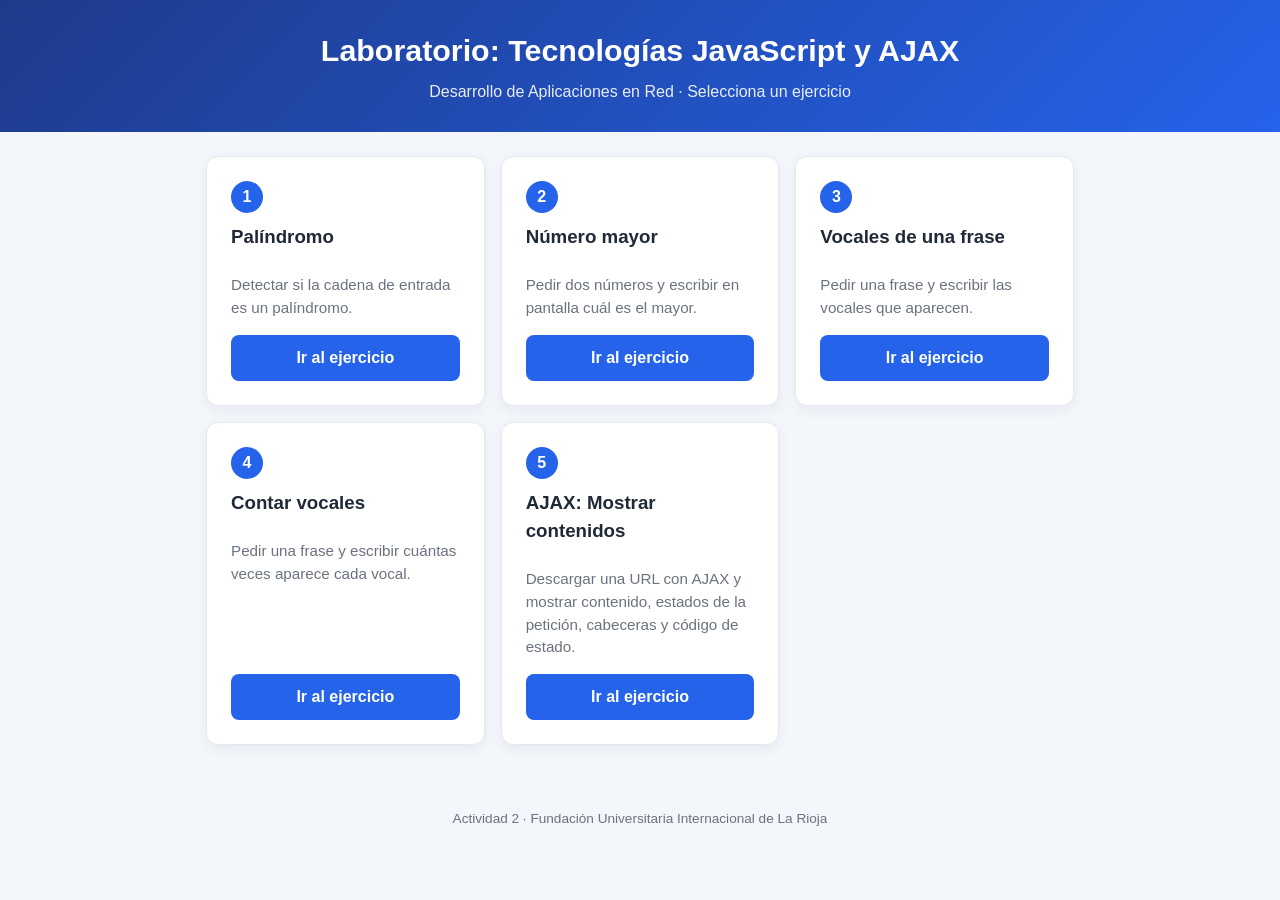
<file: index.html>
<!DOCTYPE html>
<html lang="es">
<head>
  <meta charset="UTF-8">
  <meta name="viewport" content="width=device-width, initial-scale=1.0">
  <title>Actividad 2 · Tecnologías JavaScript y AJAX</title>
  <link rel="stylesheet" href="css/estilos.css">
</head>
<body>
  <header class="cabecera">
    <h1>Laboratorio: Tecnologías JavaScript y AJAX</h1>
    <p>Desarrollo de Aplicaciones en Red · Selecciona un ejercicio</p>
  </header>

  <main>
    <section class="menu">
      <article class="tarjeta">
        <span class="numero">1</span>
        <h3>Palíndromo</h3>
        <p>Detectar si la cadena de entrada es un palíndromo.</p>
        <a class="boton" href="palindromo.html">Ir al ejercicio</a>
      </article>

      <article class="tarjeta">
        <span class="numero">2</span>
        <h3>Número mayor</h3>
        <p>Pedir dos números y escribir en pantalla cuál es el mayor.</p>
        <a class="boton" href="mayor.html">Ir al ejercicio</a>
      </article>

      <article class="tarjeta">
        <span class="numero">3</span>
        <h3>Vocales de una frase</h3>
        <p>Pedir una frase y escribir las vocales que aparecen.</p>
        <a class="boton" href="vocales.html">Ir al ejercicio</a>
      </article>

      <article class="tarjeta">
        <span class="numero">4</span>
        <h3>Contar vocales</h3>
        <p>Pedir una frase y escribir cuántas veces aparece cada vocal.</p>
        <a class="boton" href="contar-vocales.html">Ir al ejercicio</a>
      </article>

      <article class="tarjeta">
        <span class="numero">5</span>
        <h3>AJAX: Mostrar contenidos</h3>
        <p>Descargar una URL con AJAX y mostrar contenido, estados de la petición, cabeceras y código de estado.</p>
        <a class="boton" href="ajax.html">Ir al ejercicio</a>
      </article>
    </section>
  </main>

  <footer>Actividad 2 · Fundación Universitaria Internacional de La Rioja</footer>
</body>
</html>
</file>
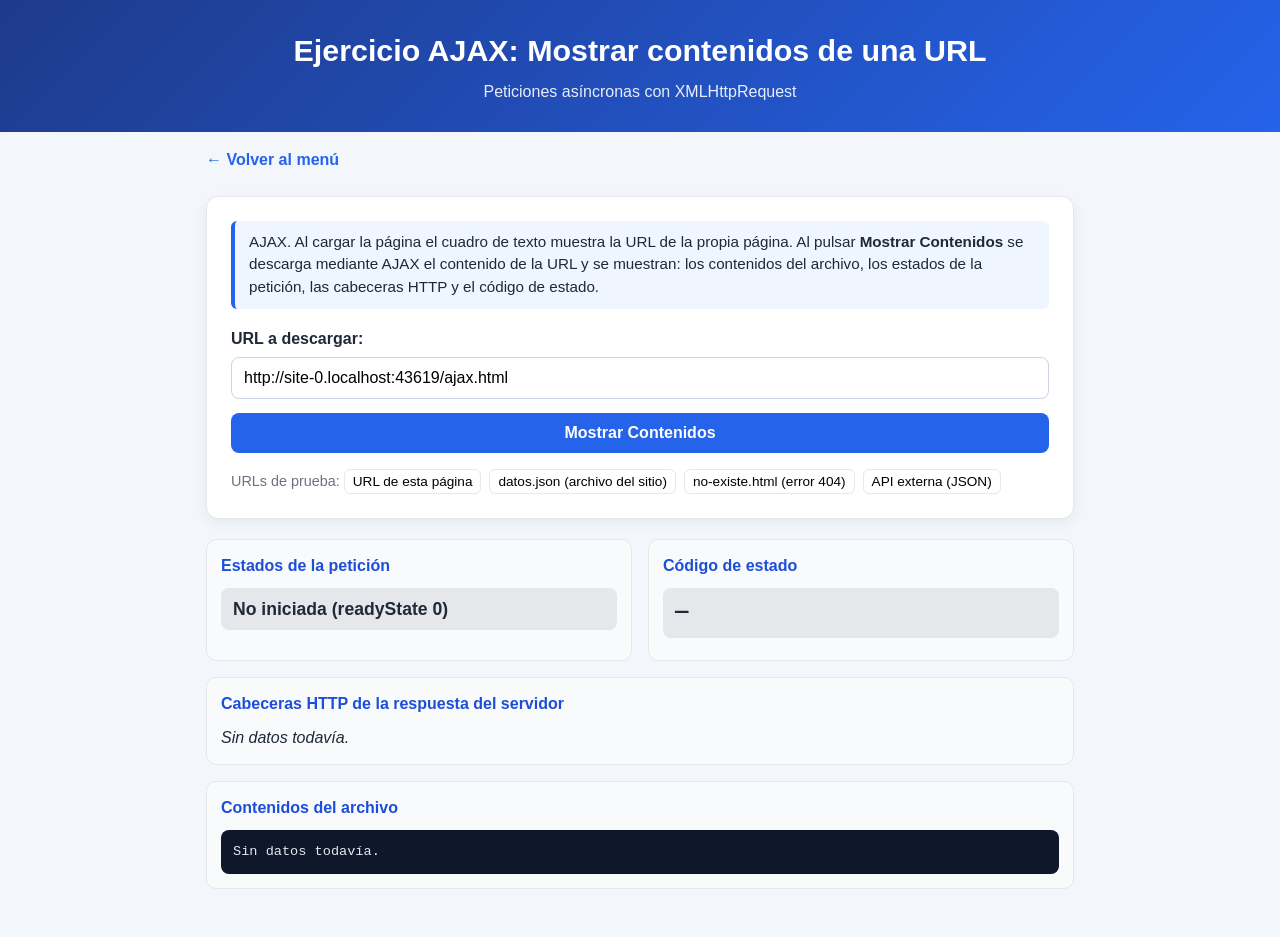
<file: ajax.html>
<!DOCTYPE html>
<html lang="es">
<head>
  <meta charset="UTF-8">
  <meta name="viewport" content="width=device-width, initial-scale=1.0">
  <title>Ejercicio AJAX · Mostrar contenidos</title>
  <link rel="stylesheet" href="css/estilos.css">
</head>
<body>
  <header class="cabecera">
    <h1>Ejercicio AJAX: Mostrar contenidos de una URL</h1>
    <p>Peticiones asíncronas con XMLHttpRequest</p>
  </header>
  <nav class="volver"><a href="index.html">← Volver al menú</a></nav>

  <main>
    <section class="tarjeta">
      <div class="enunciado">
        AJAX. Al cargar la página el cuadro de texto muestra la URL de la propia página. Al pulsar
        <strong>Mostrar Contenidos</strong> se descarga mediante AJAX el contenido de la URL y se muestran:
        los contenidos del archivo, los estados de la petición, las cabeceras HTTP y el código de estado.
      </div>

      <label for="url">URL a descargar:</label>
      <input type="url" id="url" placeholder="https://..." autocomplete="off">
      <button class="boton ancho" id="btnMostrar">Mostrar Contenidos</button>

      <p class="ejemplos">
        URLs de prueba:
        <button type="button" data-url="propia">URL de esta página</button>
        <button type="button" data-url="datos.json">datos.json (archivo del sitio)</button>
        <button type="button" data-url="no-existe.html">no-existe.html (error 404)</button>
        <button type="button" data-url="https://jsonplaceholder.typicode.com/posts/1">API externa (JSON)</button>
      </p>
    </section>

    <section class="zonas">
      <div class="zona">
        <h3>Estados de la petición</h3>
        <div id="estado" class="estado-actual">No iniciada (readyState 0)</div>
        <ul id="historial" class="historial"></ul>
      </div>

      <div class="zona">
        <h3>Código de estado</h3>
        <div id="codigo" class="codigo-estado">—</div>
        <p id="codigoTexto" class="ejemplos" style="margin-top:8px"></p>
      </div>

      <div class="zona ancha">
        <h3>Cabeceras HTTP de la respuesta del servidor</h3>
        <div id="cabeceras"><em>Sin datos todavía.</em></div>
      </div>

      <div class="zona ancha">
        <h3>Contenidos del archivo</h3>
        <pre id="contenido" class="salida">Sin datos todavía.</pre>
      </div>
    </section>
  </main>

  <script src="js/ajax.js"></script>
</body>
</html>
</file>
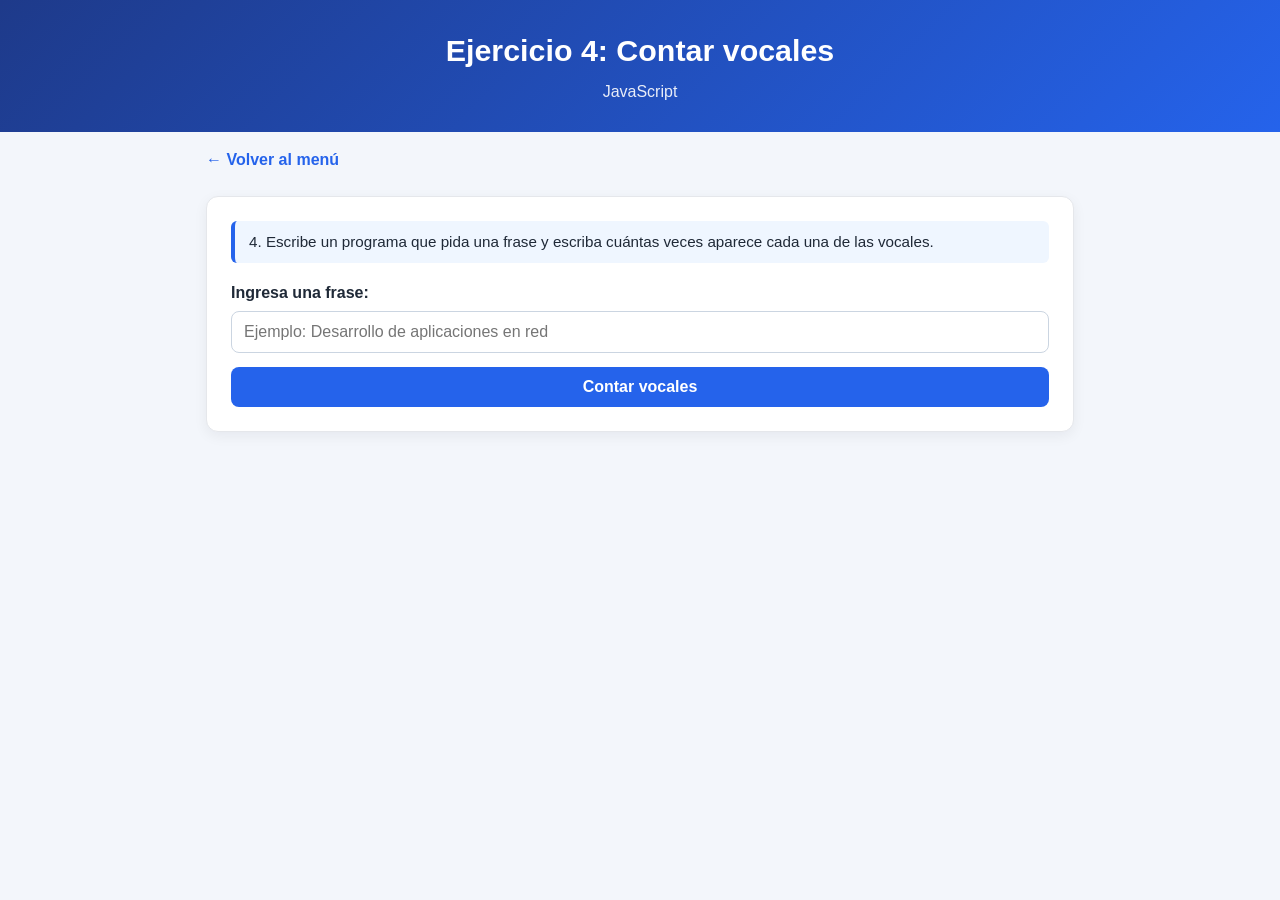
<file: contar-vocales.html>
<!DOCTYPE html>
<html lang="es">
<head>
  <meta charset="UTF-8">
  <meta name="viewport" content="width=device-width, initial-scale=1.0">
  <title>Ejercicio 4 · Contar vocales</title>
  <link rel="stylesheet" href="css/estilos.css">
</head>
<body>
  <header class="cabecera">
    <h1>Ejercicio 4: Contar vocales</h1>
    <p>JavaScript</p>
  </header>
  <nav class="volver"><a href="index.html">← Volver al menú</a></nav>

  <main>
    <section class="tarjeta">
      <div class="enunciado">4. Escribe un programa que pida una frase y escriba cuántas veces aparece cada una de las vocales.</div>

      <label for="frase">Ingresa una frase:</label>
      <input type="text" id="frase" placeholder="Ejemplo: Desarrollo de aplicaciones en red" autocomplete="off">
      <button class="boton ancho" id="btnContar">Contar vocales</button>

      <div id="resultado" class="resultado" aria-live="polite"></div>
    </section>
  </main>

  <script src="js/contar-vocales.js"></script>
</body>
</html>
</file>
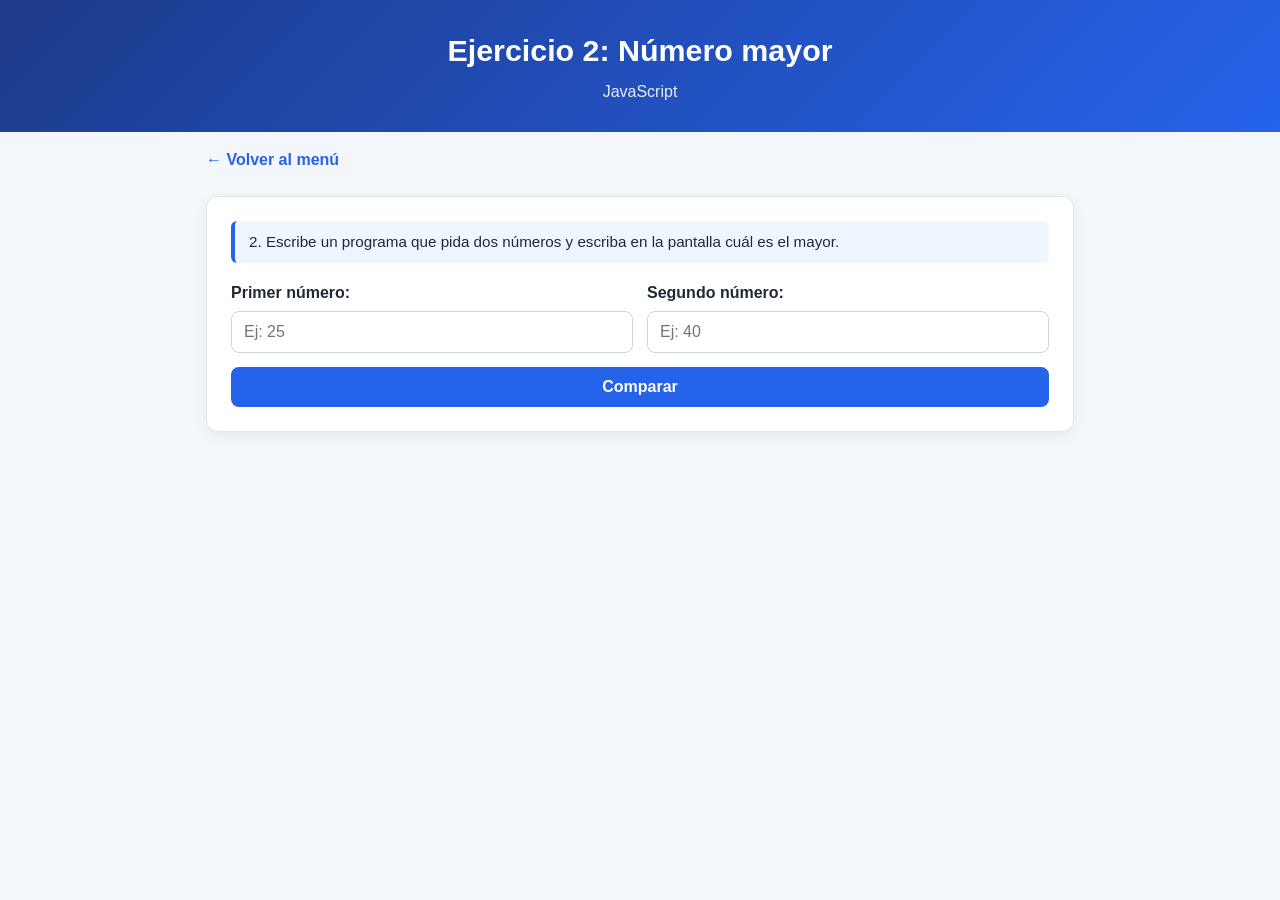
<file: mayor.html>
<!DOCTYPE html>
<html lang="es">
<head>
  <meta charset="UTF-8">
  <meta name="viewport" content="width=device-width, initial-scale=1.0">
  <title>Ejercicio 2 · Número mayor</title>
  <link rel="stylesheet" href="css/estilos.css">
</head>
<body>
  <header class="cabecera">
    <h1>Ejercicio 2: Número mayor</h1>
    <p>JavaScript</p>
  </header>
  <nav class="volver"><a href="index.html">← Volver al menú</a></nav>

  <main>
    <section class="tarjeta">
      <div class="enunciado">2. Escribe un programa que pida dos números y escriba en la pantalla cuál es el mayor.</div>

      <div class="fila">
        <div>
          <label for="numero1">Primer número:</label>
          <input type="number" id="numero1" placeholder="Ej: 25" step="any">
        </div>
        <div>
          <label for="numero2">Segundo número:</label>
          <input type="number" id="numero2" placeholder="Ej: 40" step="any">
        </div>
      </div>
      <button class="boton ancho" id="btnComparar">Comparar</button>

      <div id="resultado" class="resultado" aria-live="polite"></div>
    </section>
  </main>

  <script src="js/mayor.js"></script>
</body>
</html>
</file>
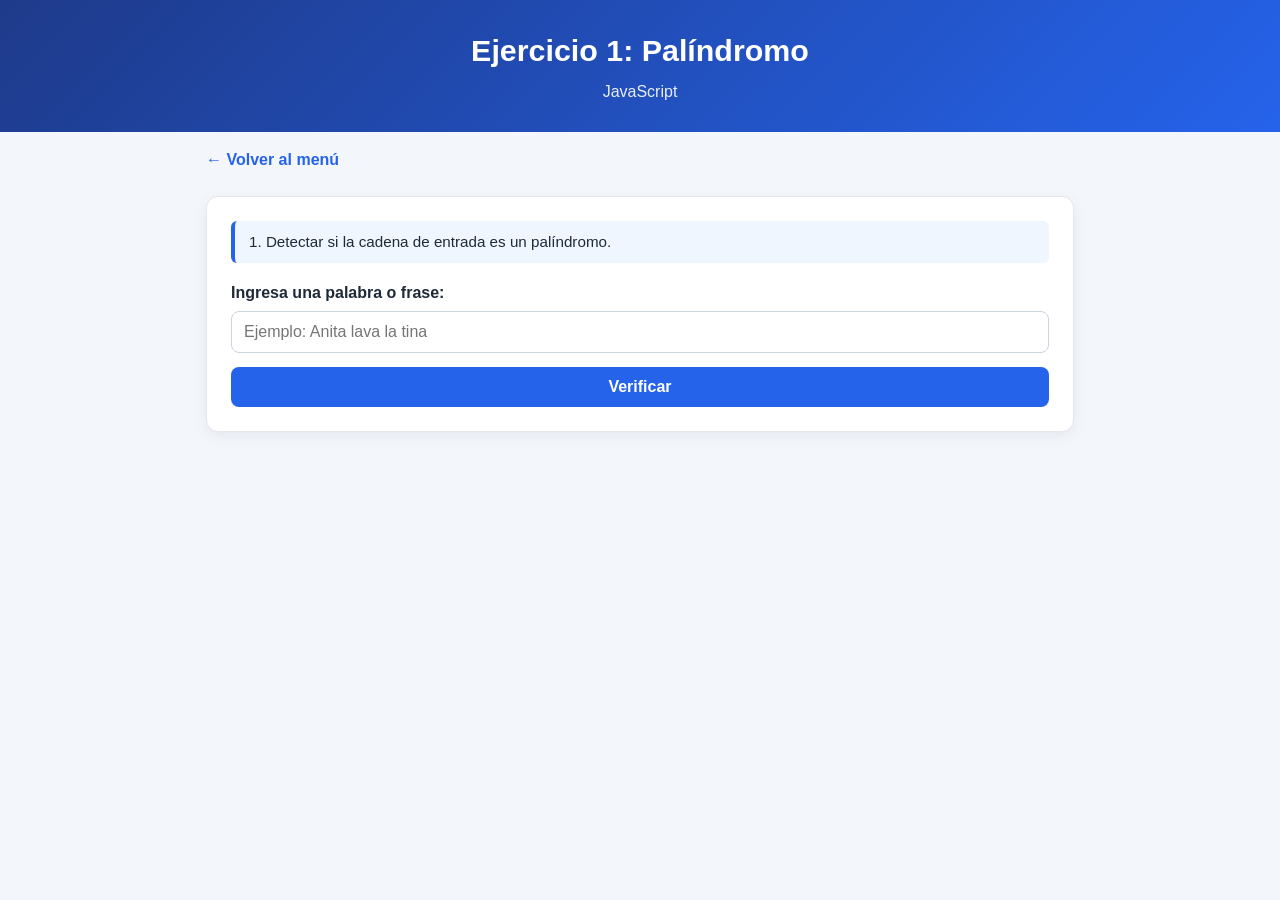
<file: palindromo.html>
<!DOCTYPE html>
<html lang="es">
<head>
  <meta charset="UTF-8">
  <meta name="viewport" content="width=device-width, initial-scale=1.0">
  <title>Ejercicio 1 · Palíndromo</title>
  <link rel="stylesheet" href="css/estilos.css">
</head>
<body>
  <header class="cabecera">
    <h1>Ejercicio 1: Palíndromo</h1>
    <p>JavaScript</p>
  </header>
  <nav class="volver"><a href="index.html">← Volver al menú</a></nav>

  <main>
    <section class="tarjeta">
      <div class="enunciado">1. Detectar si la cadena de entrada es un palíndromo.</div>

      <label for="cadena">Ingresa una palabra o frase:</label>
      <input type="text" id="cadena" placeholder="Ejemplo: Anita lava la tina" autocomplete="off">
      <button class="boton ancho" id="btnVerificar">Verificar</button>

      <div id="resultado" class="resultado" aria-live="polite"></div>
    </section>
  </main>

  <script src="js/palindromo.js"></script>
</body>
</html>
</file>
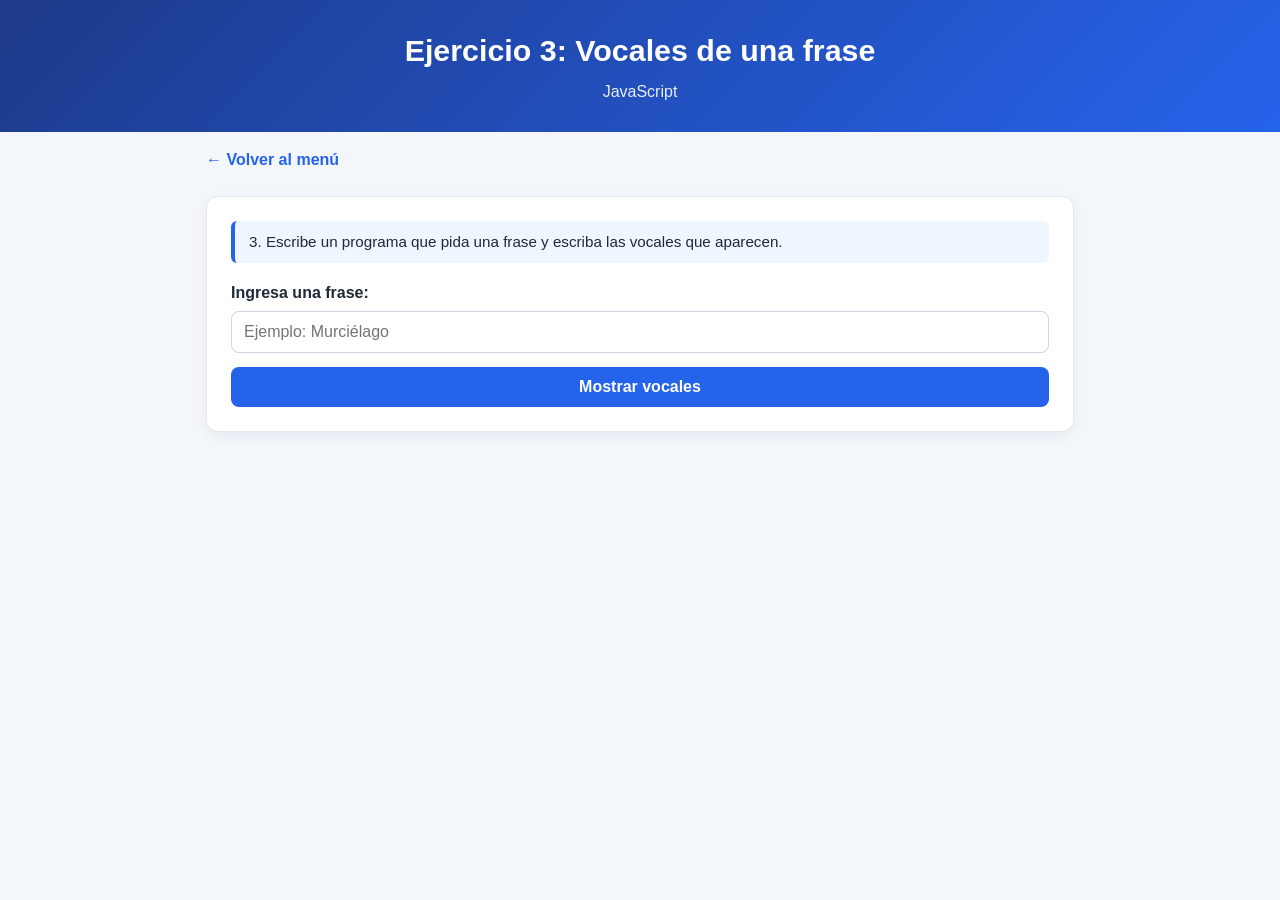
<file: vocales.html>
<!DOCTYPE html>
<html lang="es">
<head>
  <meta charset="UTF-8">
  <meta name="viewport" content="width=device-width, initial-scale=1.0">
  <title>Ejercicio 3 · Vocales de una frase</title>
  <link rel="stylesheet" href="css/estilos.css">
</head>
<body>
  <header class="cabecera">
    <h1>Ejercicio 3: Vocales de una frase</h1>
    <p>JavaScript</p>
  </header>
  <nav class="volver"><a href="index.html">← Volver al menú</a></nav>

  <main>
    <section class="tarjeta">
      <div class="enunciado">3. Escribe un programa que pida una frase y escriba las vocales que aparecen.</div>

      <label for="frase">Ingresa una frase:</label>
      <input type="text" id="frase" placeholder="Ejemplo: Murciélago" autocomplete="off">
      <button class="boton ancho" id="btnBuscar">Mostrar vocales</button>

      <div id="resultado" class="resultado" aria-live="polite"></div>
    </section>
  </main>

  <script src="js/vocales.js"></script>
</body>
</html>
</file>
<file: css/estilos.css>
/* ============================================================
   Actividad 2 - Tecnologías JavaScript y AJAX
   Hoja de estilos común a todas las páginas del laboratorio
   ============================================================ */

:root {
  --fondo: #f3f6fb;
  --tarjeta: #ffffff;
  --texto: #1f2937;
  --texto-suave: #6b7280;
  --primario: #2563eb;
  --primario-oscuro: #1d4ed8;
  --exito: #15803d;
  --exito-fondo: #ecfdf5;
  --error: #b91c1c;
  --error-fondo: #fef2f2;
  --aviso: #92400e;
  --aviso-fondo: #fffbeb;
  --info-fondo: #eff6ff;
  --borde: #e5e7eb;
  --mono: "Consolas", "Courier New", monospace;
}

* { box-sizing: border-box; }

body {
  margin: 0;
  font-family: "Segoe UI", Roboto, Arial, sans-serif;
  background: var(--fondo);
  color: var(--texto);
  line-height: 1.5;
}

/* ---------- Cabecera y navegación ---------- */
header.cabecera {
  background: linear-gradient(135deg, #1e3a8a, #2563eb);
  color: #fff;
  padding: 28px 16px;
  text-align: center;
}
header.cabecera h1 { margin: 0 0 6px; font-size: 1.9rem; }
header.cabecera p  { margin: 0; opacity: .9; }

nav.volver {
  max-width: 900px;
  margin: 16px auto 0;
  padding: 0 16px;
}
nav.volver a { color: var(--primario); text-decoration: none; font-weight: 600; }
nav.volver a:hover { text-decoration: underline; }

main {
  max-width: 900px;
  margin: 24px auto 48px;
  padding: 0 16px;
}

/* ---------- Tarjetas ---------- */
.tarjeta {
  background: var(--tarjeta);
  border: 1px solid var(--borde);
  border-radius: 12px;
  padding: 24px;
  box-shadow: 0 4px 14px rgba(15, 23, 42, .06);
  margin-bottom: 20px;
}
.tarjeta h2 { margin-top: 0; }

.enunciado {
  background: var(--info-fondo);
  border-left: 4px solid var(--primario);
  padding: 10px 14px;
  border-radius: 6px;
  margin-bottom: 18px;
  font-size: .95rem;
}

/* ---------- Menú de ejercicios (index) ---------- */
.menu {
  display: grid;
  grid-template-columns: repeat(auto-fit, minmax(250px, 1fr));
  gap: 16px;
}
.menu .tarjeta { margin: 0; display: flex; flex-direction: column; }
.menu .tarjeta h3 { margin: 0 0 8px; }
.menu .tarjeta p  { flex: 1; color: var(--texto-suave); font-size: .95rem; }
.menu .numero {
  display: inline-block;
  background: var(--primario);
  color: #fff;
  font-weight: 700;
  width: 32px; height: 32px;
  border-radius: 50%;
  text-align: center;
  line-height: 32px;
  margin-bottom: 10px;
}

/* ---------- Formularios ---------- */
label { display: block; font-weight: 600; margin-bottom: 6px; }
input[type="text"], input[type="number"], input[type="url"] {
  width: 100%;
  padding: 11px 12px;
  font-size: 1rem;
  border: 1px solid #cbd5e1;
  border-radius: 8px;
  margin-bottom: 14px;
}
input:focus { outline: 2px solid var(--primario); border-color: var(--primario); }

.fila { display: grid; grid-template-columns: 1fr 1fr; gap: 14px; }
@media (max-width: 600px) { .fila { grid-template-columns: 1fr; } }

.boton {
  display: inline-block;
  background: var(--primario);
  color: #fff;
  border: none;
  border-radius: 8px;
  padding: 11px 20px;
  font-size: 1rem;
  font-weight: 600;
  cursor: pointer;
  text-decoration: none;
  text-align: center;
}
.boton:hover { background: var(--primario-oscuro); }
.boton:disabled { background: #93c5fd; cursor: wait; }
.boton.ancho { width: 100%; }
.boton.secundario { background: #e5e7eb; color: var(--texto); }
.boton.secundario:hover { background: #d1d5db; }

/* ---------- Resultados ---------- */
.resultado {
  margin-top: 18px;
  padding: 16px;
  border-radius: 10px;
  border: 1px solid var(--borde);
  font-size: 1.05rem;
  text-align: center;
}
.resultado:empty { display: none; }
.resultado.ok    { background: var(--exito-fondo); border-color: #86efac; color: var(--exito); }
.resultado.error { background: var(--error-fondo); border-color: #fca5a5; color: var(--error); }
.resultado.aviso { background: var(--aviso-fondo); border-color: #fcd34d; color: var(--aviso); }
.resultado strong { font-size: 1.2rem; }
.resultado small  { display: block; color: var(--texto-suave); margin-top: 6px; }

.chips { display: flex; flex-wrap: wrap; gap: 8px; justify-content: center; margin: 12px 0; }
.chip {
  display: inline-block;
  min-width: 44px;
  padding: 8px 12px;
  border-radius: 999px;
  background: var(--primario);
  color: #fff;
  font-weight: 700;
  font-size: 1.05rem;
}
.chip.cero { background: #d1d5db; color: #4b5563; }

table.conteo {
  margin: 12px auto 0;
  border-collapse: collapse;
  min-width: 260px;
}
table.conteo th, table.conteo td {
  border: 1px solid var(--borde);
  padding: 6px 14px;
  text-align: center;
}
table.conteo th { background: #f1f5f9; }

/* ---------- Zonas de la página AJAX ---------- */
.zonas {
  display: grid;
  grid-template-columns: 1fr 1fr;
  gap: 16px;
}
@media (max-width: 700px) { .zonas { grid-template-columns: 1fr; } }

.zona {
  background: #f8fafc;
  border: 1px solid var(--borde);
  border-radius: 10px;
  padding: 14px;
}
.zona h3 { margin: 0 0 10px; font-size: 1rem; color: var(--primario-oscuro); }
.zona.ancha { grid-column: 1 / -1; }

.estado-actual {
  font-weight: 700;
  font-size: 1.1rem;
  padding: 8px 12px;
  border-radius: 8px;
  background: #e5e7eb;
}
.estado-actual.cargando  { background: var(--aviso-fondo); color: var(--aviso); }
.estado-actual.completada{ background: var(--exito-fondo); color: var(--exito); }
.estado-actual.error     { background: var(--error-fondo); color: var(--error); }

ul.historial { margin: 10px 0 0; padding-left: 18px; font-size: .9rem; color: var(--texto-suave); }

.codigo-estado {
  font-family: var(--mono);
  font-size: 1.4rem;
  font-weight: 700;
  padding: 8px 12px;
  border-radius: 8px;
  background: #e5e7eb;
}
.codigo-estado.ok    { background: var(--exito-fondo); color: var(--exito); }
.codigo-estado.error { background: var(--error-fondo); color: var(--error); }

pre.salida {
  margin: 0;
  background: #0f172a;
  color: #e2e8f0;
  padding: 12px;
  border-radius: 8px;
  font-family: var(--mono);
  font-size: .85rem;
  white-space: pre-wrap;
  word-break: break-word;
  max-height: 320px;
  overflow: auto;
}

table.cabeceras { width: 100%; border-collapse: collapse; font-size: .9rem; }
table.cabeceras th, table.cabeceras td {
  border-bottom: 1px solid var(--borde);
  padding: 6px 8px;
  text-align: left;
  vertical-align: top;
  word-break: break-all;
}
table.cabeceras th { background: #f1f5f9; }
table.cabeceras td:first-child { font-family: var(--mono); font-weight: 600; width: 38%; }

.ejemplos { margin: 12px 0 0; font-size: .9rem; color: var(--texto-suave); }
.ejemplos button {
  background: none;
  border: 1px solid var(--borde);
  border-radius: 6px;
  padding: 4px 8px;
  margin: 4px 4px 0 0;
  cursor: pointer;
  font-size: .85rem;
}
.ejemplos button:hover { background: #e5e7eb; }

footer {
  text-align: center;
  color: var(--texto-suave);
  font-size: .85rem;
  padding: 16px;
}
</file>
